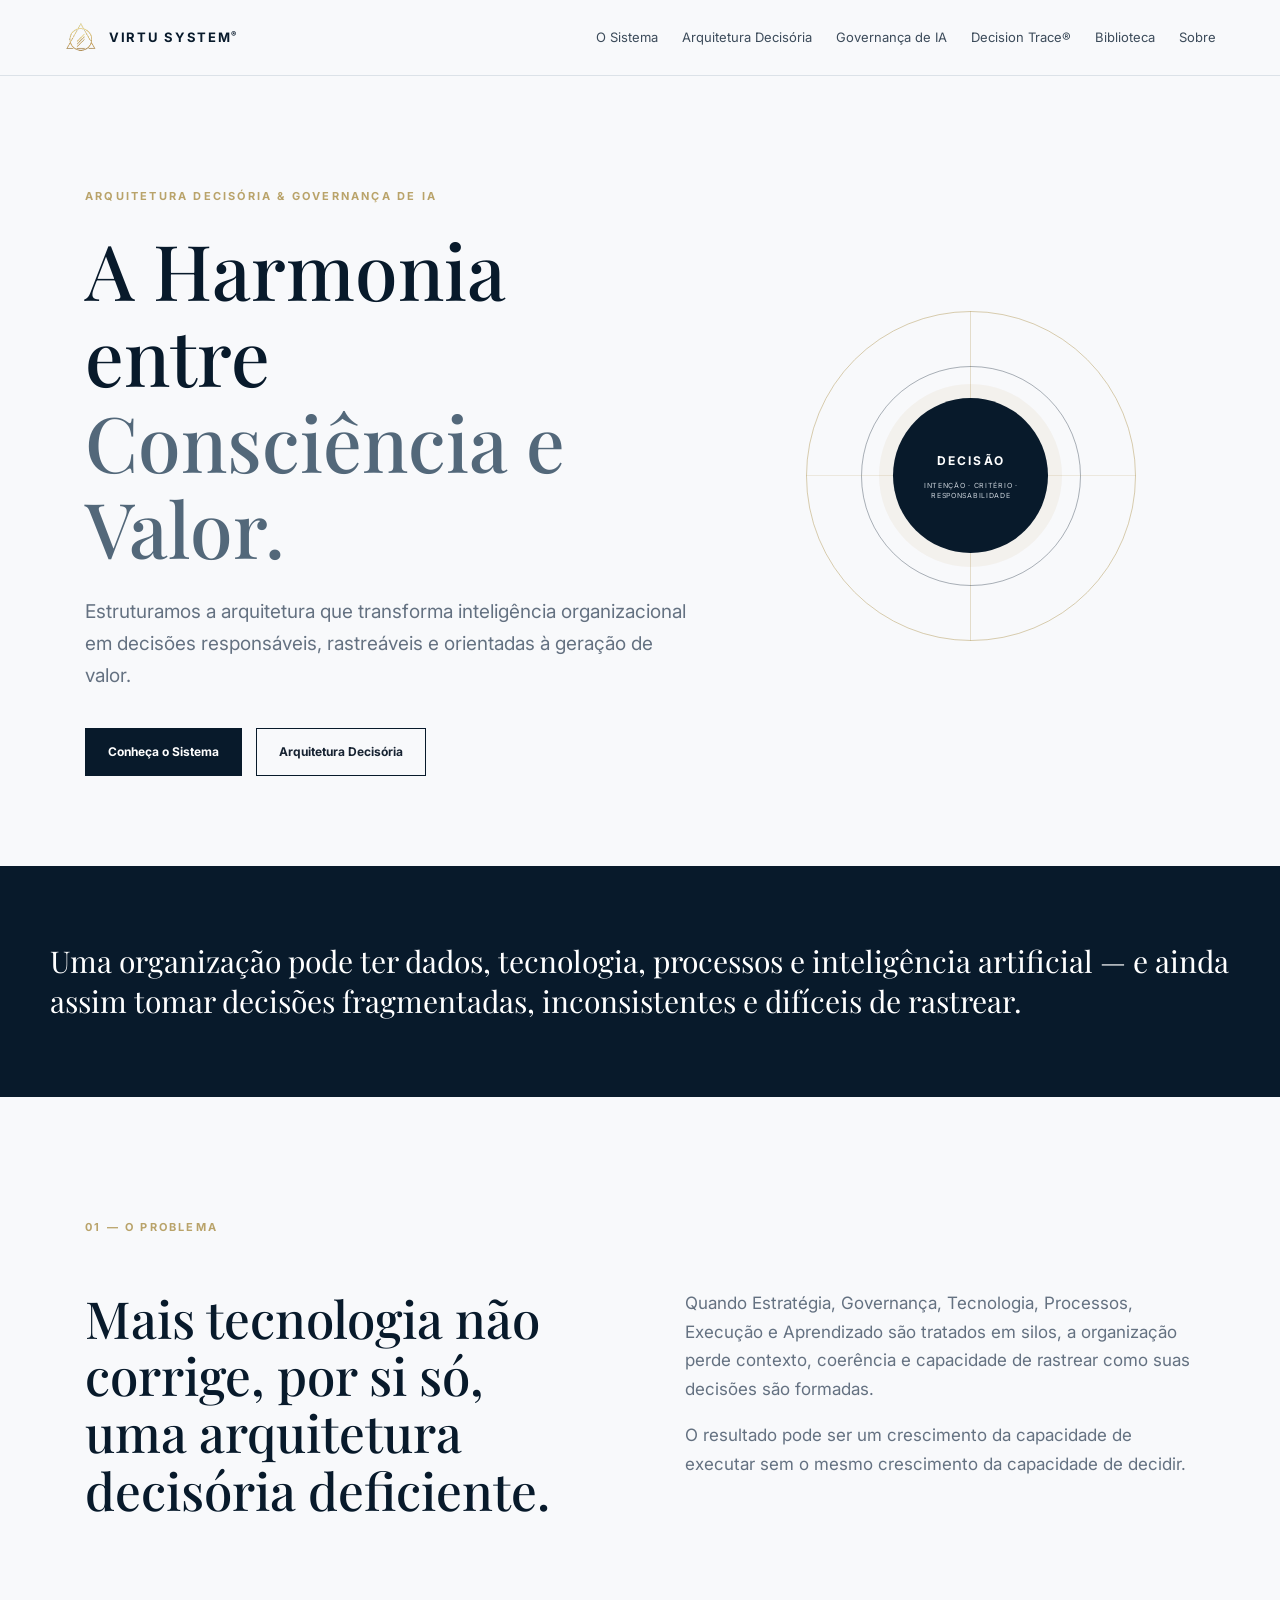
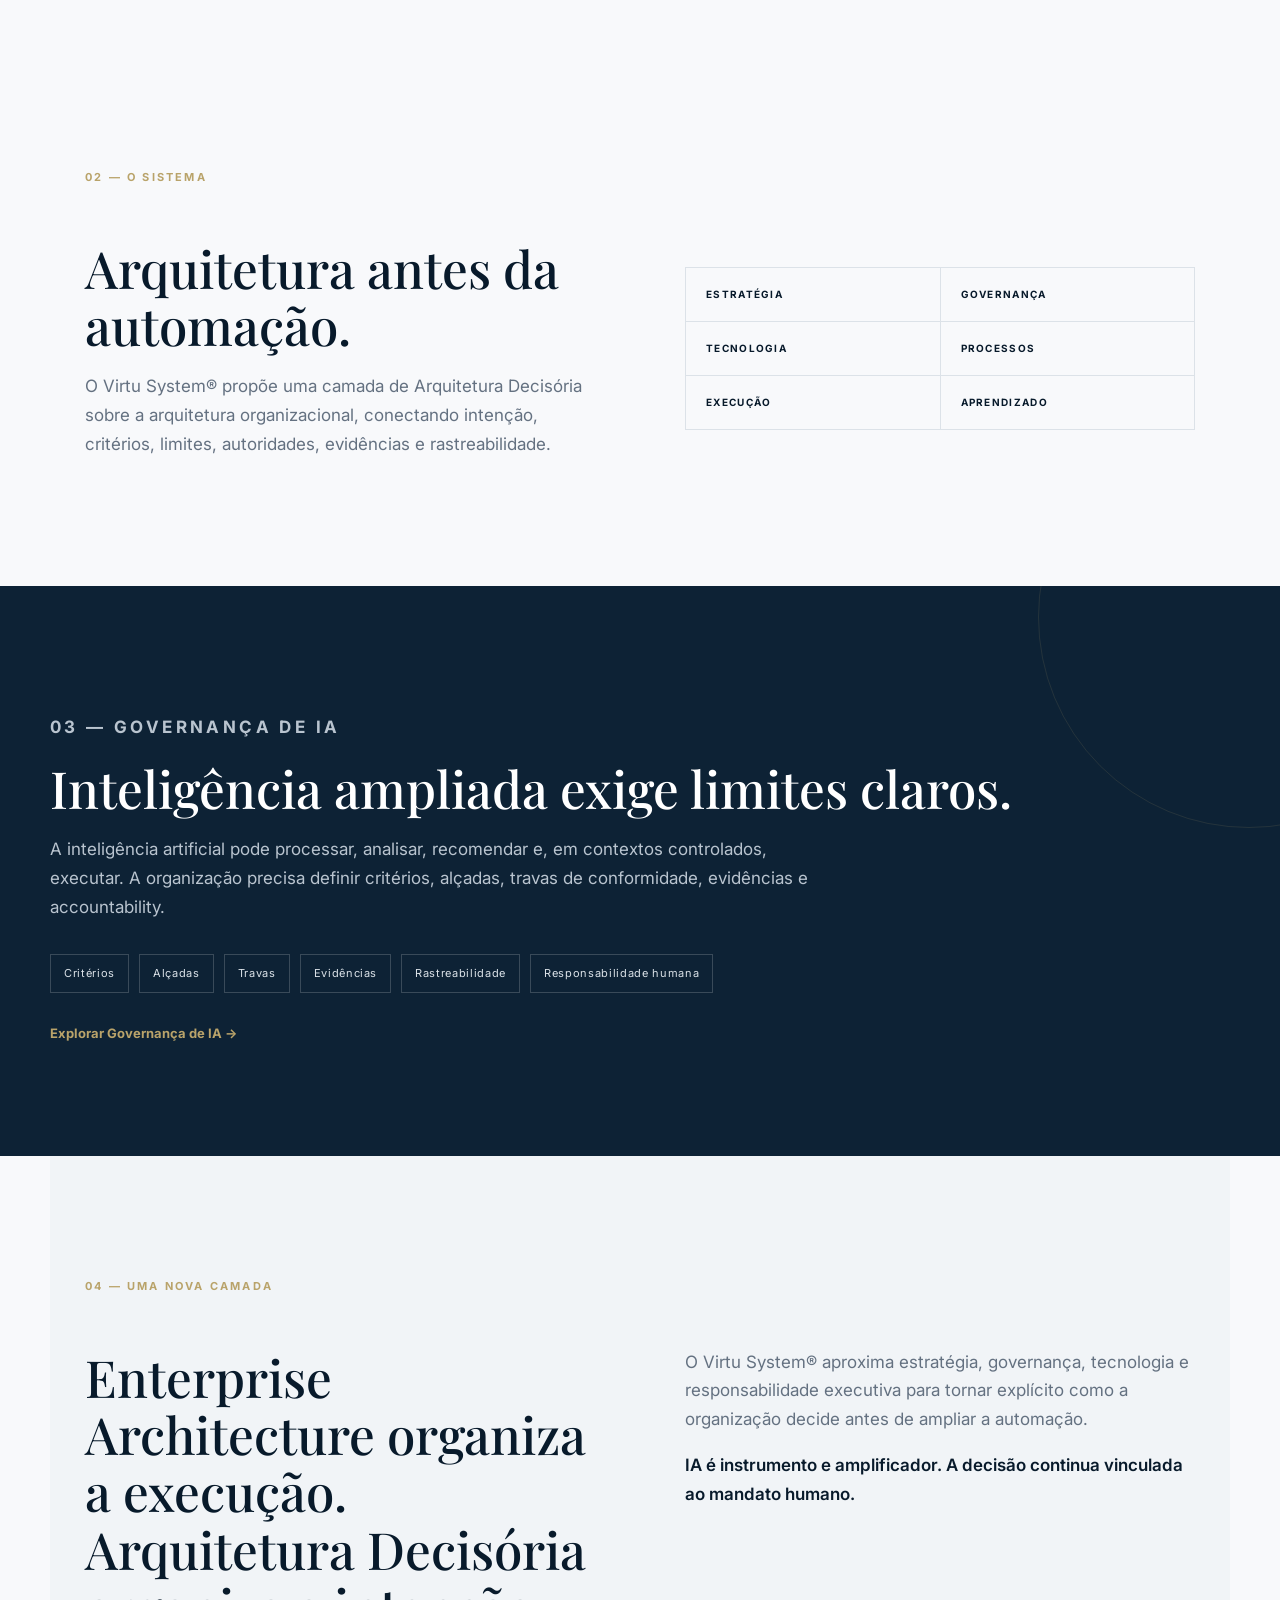
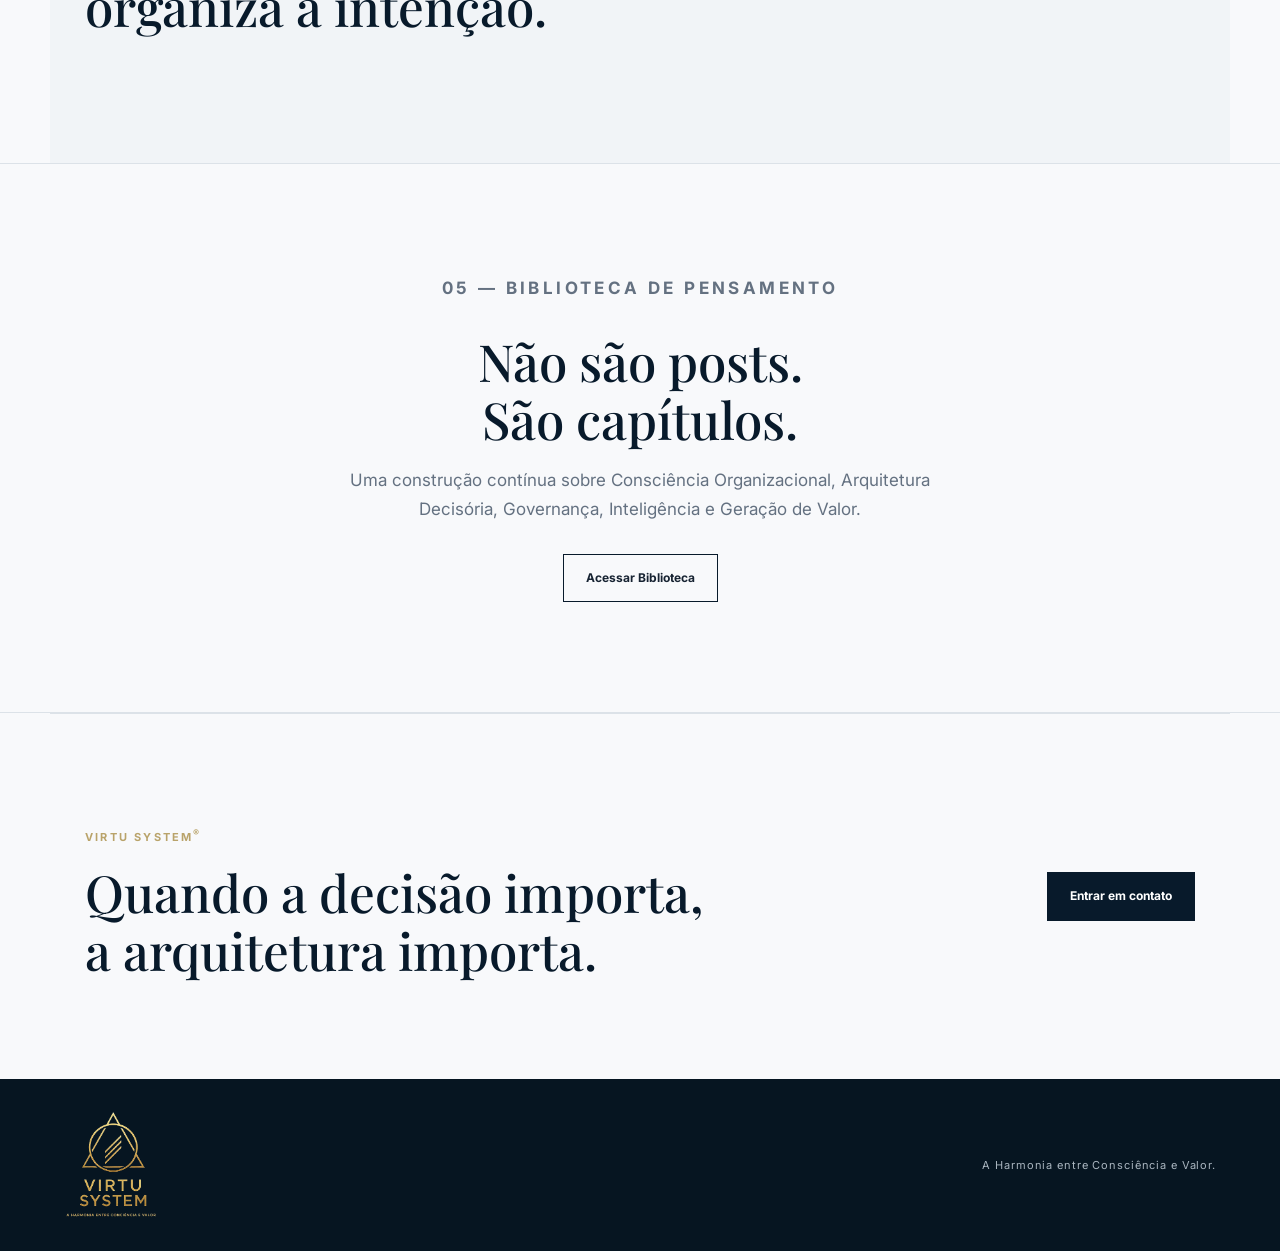
<file: index.html>
<!doctype html>
<html lang="pt-BR">
<head>
<meta charset="utf-8"><meta name="viewport" content="width=device-width,initial-scale=1">
<meta name="description" content="Virtu System® — Arquitetura Decisória & Governança de IA. A Harmonia entre Consciência e Valor.">
<title>Virtu System® | Arquitetura Decisória & Governança de IA</title>
<link rel="stylesheet" href="css/style.css">
</head>
<body>

<header class="site-header">

  <a class="brand" href="index.html" aria-label="Virtu System®">
    <img class="brand-mark" src="assets/logo/virtu-system-emblem.png" alt="">
    <span>VIRTU SYSTEM<sup>®</sup></span>
  </a>

  <button class="menu-toggle"
          aria-label="Abrir menu"
          aria-expanded="false">☰</button>

  <nav class="nav">

    <a href="#sistema">O Sistema</a>

    <a href="pages/arquitetura-decisoria.html">
      Arquitetura Decisória
    </a>

    <a href="pages/governanca-de-ia.html">
      Governança de IA
    </a>

    <a href="pages/decision-trace.html">
      Decision Trace®
    </a>

    <a href="pages/biblioteca.html">
      Biblioteca
    </a>

    <a href="pages/sobre.html">
      Sobre
    </a>

  </nav>

</header>


<main>

<section class="hero">

  <div class="hero-copy">

    <p class="eyebrow">
      ARQUITETURA DECISÓRIA & GOVERNANÇA DE IA
    </p>

    <h1>
      A Harmonia entre<br>
      <span>Consciência e Valor.</span>
    </h1>

    <p class="lead">
      Estruturamos a arquitetura que transforma inteligência
      organizacional em decisões responsáveis, rastreáveis
      e orientadas à geração de valor.
    </p>

    <div class="actions">

      <a class="button primary"
         href="#sistema">
        Conheça o Sistema
      </a>

      <a class="button secondary"
         href="pages/arquitetura-decisoria.html">
        Arquitetura Decisória
      </a>

    </div>

  </div>

  <div class="hero-visual" aria-hidden="true">

    <div class="orbit orbit-large"></div>
    <div class="orbit orbit-small"></div>

    <div class="decision-core">
      <span>DECISÃO</span>
      <small>
        INTENÇÃO · CRITÉRIO · RESPONSABILIDADE
      </small>
    </div>

  </div>

</section>


<section class="statement">

  Uma organização pode ter dados, tecnologia,
  processos e inteligência artificial — e ainda assim
  tomar decisões fragmentadas, inconsistentes
  e difíceis de rastrear.

</section>


<section class="section problem-section">

  <p class="section-label">
    01 — O PROBLEMA
  </p>

  <div class="grid">

    <h2>
      Mais tecnologia não corrige, por si só,
      uma arquitetura decisória deficiente.
    </h2>

    <div>

      <p>
        Quando Estratégia, Governança, Tecnologia,
        Processos, Execução e Aprendizado são tratados
        em silos, a organização perde contexto,
        coerência e capacidade de rastrear como
        suas decisões são formadas.
      </p>

      <p>
        O resultado pode ser um crescimento da
        capacidade de executar sem o mesmo crescimento
        da capacidade de decidir.
      </p>

    </div>

  </div>

</section>


<section id="sistema" class="section system-section">

  <p class="section-label">
    02 — O SISTEMA
  </p>

  <div class="grid">

    <div>

      <h2>
        Arquitetura antes da automação.
      </h2>

      <p>
        O Virtu System® propõe uma camada de
        Arquitetura Decisória sobre a arquitetura
        organizacional, conectando intenção, critérios,
        limites, autoridades, evidências e rastreabilidade.
      </p>

    </div>

    <div class="architecture-map"
         aria-label="Camadas conectadas do Virtu System">

      <div>ESTRATÉGIA</div>
      <div>GOVERNANÇA</div>
      <div>TECNOLOGIA</div>
      <div>PROCESSOS</div>
      <div>EXECUÇÃO</div>
      <div>APRENDIZADO</div>

    </div>

  </div>

</section>


<section class="dark governance-section">

  <div class="dark-inner">

    <p class="section-label">
      03 — GOVERNANÇA DE IA
    </p>

    <h2>
      Inteligência ampliada exige limites claros.
    </h2>

    <p>
      A inteligência artificial pode processar,
      analisar, recomendar e, em contextos controlados,
      executar. A organização precisa definir critérios,
      alçadas, travas de conformidade, evidências
      e accountability.
    </p>

    <div class="governance-grid">

      <span>Critérios</span>
      <span>Alçadas</span>
      <span>Travas</span>
      <span>Evidências</span>
      <span>Rastreabilidade</span>
      <span>Responsabilidade humana</span>

    </div>

    <a class="text-link"
       href="pages/governanca-de-ia.html">
      Explorar Governança de IA →
    </a>

  </div>

</section>


<section class="section overlay-section">

  <p class="section-label">
    04 — UMA NOVA CAMADA
  </p>

  <div class="grid">

    <h2>
      Enterprise Architecture organiza a execução.<br>
      Arquitetura Decisória organiza a intenção.
    </h2>

    <div>

      <p>
        O Virtu System® aproxima estratégia,
        governança, tecnologia e responsabilidade
        executiva para tornar explícito como
        a organização decide antes de ampliar
        a automação.
      </p>

      <p class="emphasis">
        IA é instrumento e amplificador.
        A decisão continua vinculada ao mandato humano.
      </p>

    </div>

  </div>

</section>


<section class="library">

  <p class="section-label">
    05 — BIBLIOTECA DE PENSAMENTO
  </p>

  <h2>
    Não são posts.<br>
    São capítulos.
  </h2>

  <p>
    Uma construção contínua sobre Consciência
    Organizacional, Arquitetura Decisória,
    Governança, Inteligência e Geração de Valor.
  </p>

  <a class="button secondary"
     href="pages/biblioteca.html">
    Acessar Biblioteca
  </a>

</section>


<section class="contact">

  <div>

    <p class="eyebrow">
      VIRTU SYSTEM<sup>®</sup>
    </p>

    <h2>
      Quando a decisão importa,<br>
      a arquitetura importa.
    </h2>

  </div>

  <a class="button primary"
     href="https://mail.google.com/mail/?view=cm&fs=1&to=ezbritto@gmail.com"
     target="_blank"
     rel="noopener">
    Entrar em contato
  </a>

</section>

</main>


<footer class="footer">

  <img class="footer-logo"
       src="assets/logo/virtu-system-logo.png"
       alt="Virtu System®">

  <div>
    A Harmonia entre Consciência e Valor.
  </div>

</footer>


<script src="js/main.js"></script>

<!-- Cloudflare Web Analytics -->
<script type="module"
        src="https://static.cloudflareinsights.com/beacon.min.js"
        data-cf-beacon='{"token": "47de6c26bfd046869e4ec72bd9bbd07e"}'>
</script>
<!-- End Cloudflare Web Analytics -->

</body>
</html>
</file>
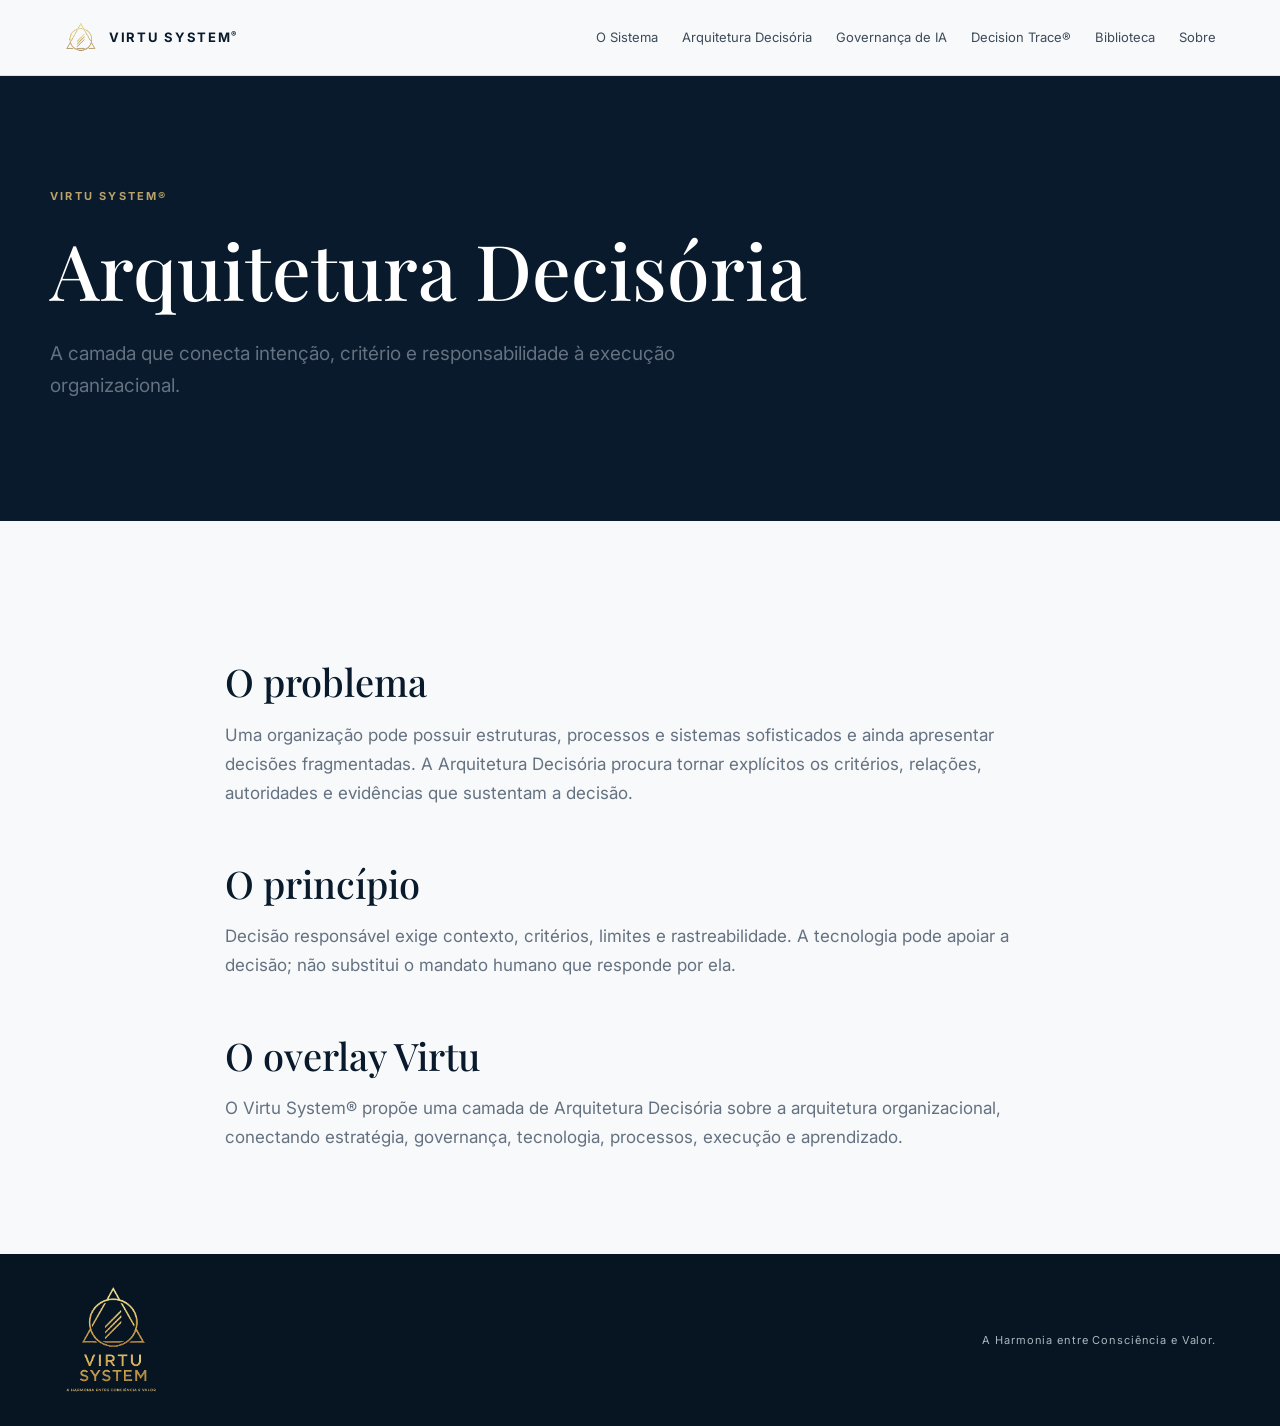
<file: pages/arquitetura-decisoria.html>
<!doctype html><html lang="pt-BR"><head><meta charset="utf-8"><meta name="viewport" content="width=device-width,initial-scale=1"><title>Arquitetura Decisória | Virtu System®</title><link rel="stylesheet" href="../css/style.css"></head><body><header class="site-header"><a class="brand" href="../index.html" aria-label="Virtu System®"><img class="brand-mark" src="../assets/logo/virtu-system-emblem.png" alt=""><span>VIRTU SYSTEM<sup>®</sup></span></a><button class="menu-toggle" aria-label="Abrir menu" aria-expanded="false">☰</button><nav class="nav"><a href="../index.html#sistema">O Sistema</a><a href="arquitetura-decisoria.html">Arquitetura Decisória</a><a href="governanca-de-ia.html">Governança de IA</a><a href="decision-trace.html">Decision Trace®</a><a href="biblioteca.html">Biblioteca</a><a href="sobre.html">Sobre</a></nav></header><section class="page-hero"><p class="eyebrow">VIRTU SYSTEM®</p><h1>Arquitetura Decisória</h1><p class="lead">A camada que conecta intenção, critério e responsabilidade à execução organizacional.</p></section><main class="page-body"><h2>O problema</h2><p>Uma organização pode possuir estruturas, processos e sistemas sofisticados e ainda apresentar decisões fragmentadas. A Arquitetura Decisória procura tornar explícitos os critérios, relações, autoridades e evidências que sustentam a decisão.</p><h2>O princípio</h2><p>Decisão responsável exige contexto, critérios, limites e rastreabilidade. A tecnologia pode apoiar a decisão; não substitui o mandato humano que responde por ela.</p><h2>O overlay Virtu</h2><p>O Virtu System® propõe uma camada de Arquitetura Decisória sobre a arquitetura organizacional, conectando estratégia, governança, tecnologia, processos, execução e aprendizado.</p></main><footer class="footer"><img class="footer-logo" src="../assets/logo/virtu-system-logo.png" alt="Virtu System®"><div>A Harmonia entre Consciência e Valor.</div></footer><script src="../js/main.js"></script></body></html>
</file>
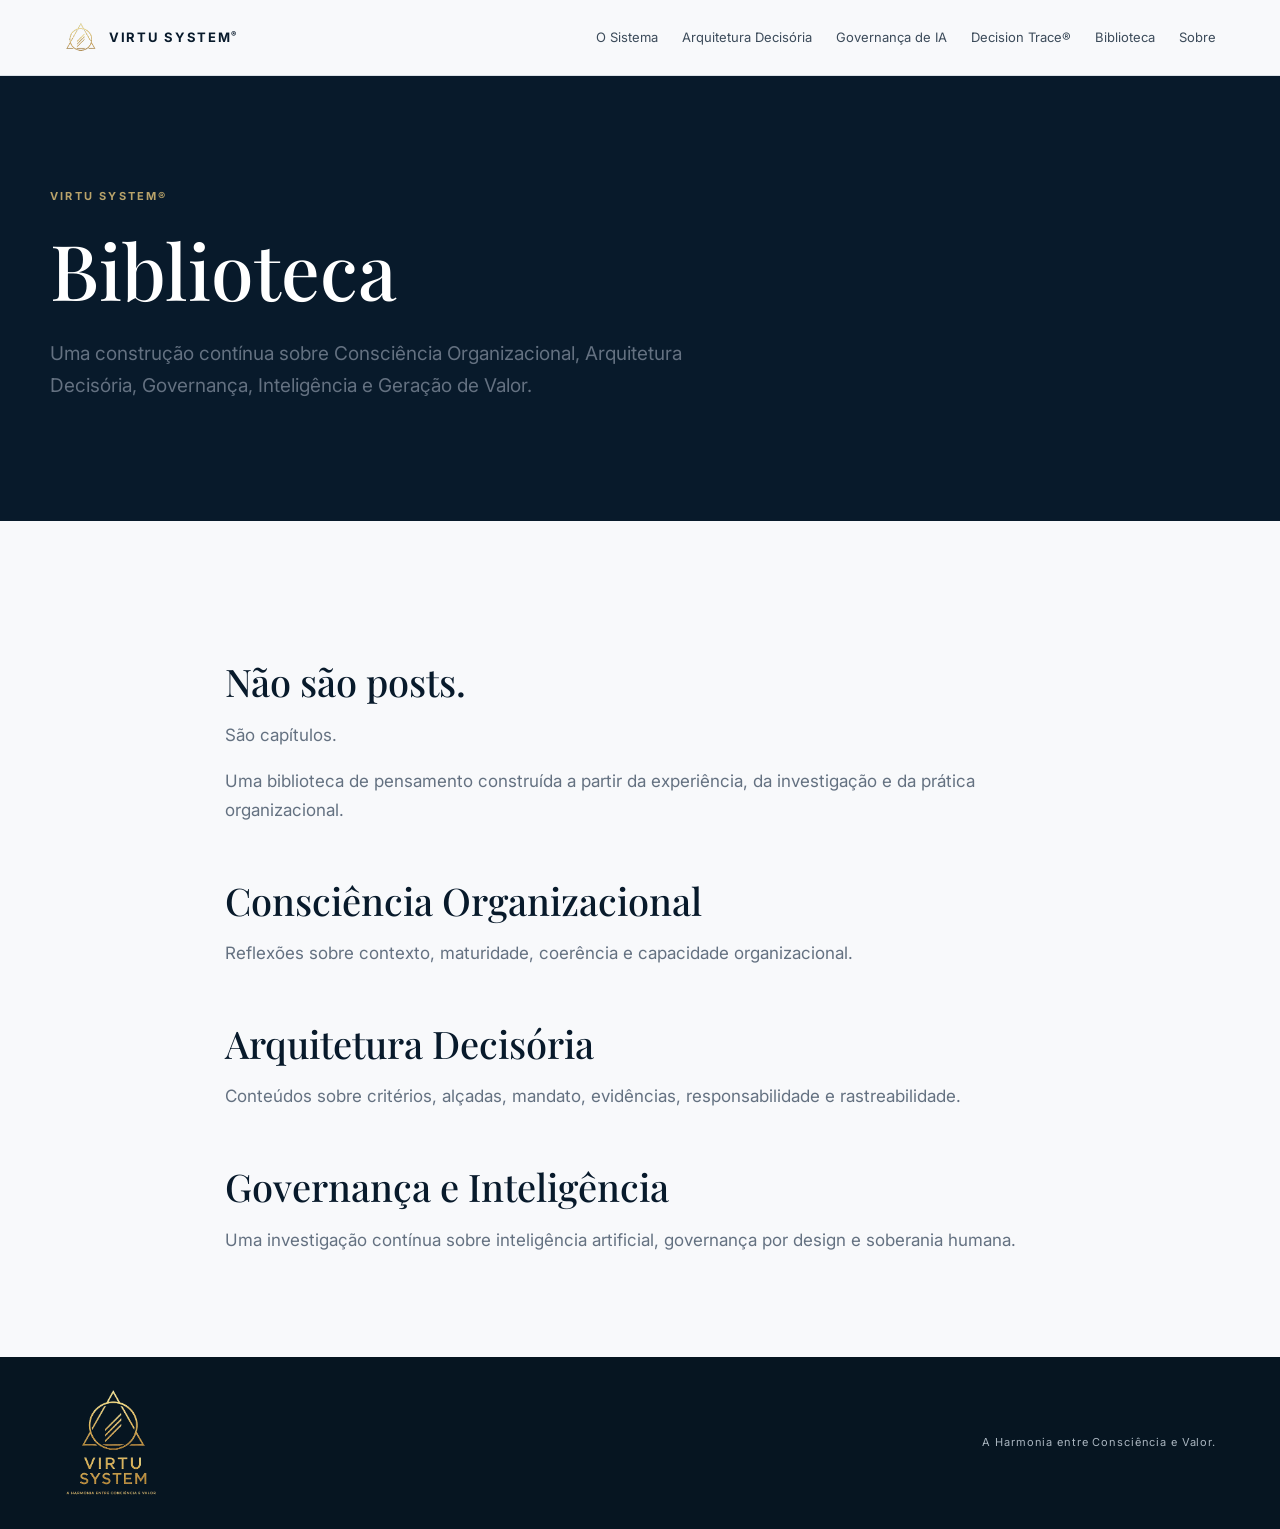
<file: pages/biblioteca.html>
<!doctype html><html lang="pt-BR"><head><meta charset="utf-8"><meta name="viewport" content="width=device-width,initial-scale=1"><title>Biblioteca | Virtu System®</title><link rel="stylesheet" href="../css/style.css"></head><body><header class="site-header"><a class="brand" href="../index.html" aria-label="Virtu System®"><img class="brand-mark" src="../assets/logo/virtu-system-emblem.png" alt=""><span>VIRTU SYSTEM<sup>®</sup></span></a><button class="menu-toggle" aria-label="Abrir menu" aria-expanded="false">☰</button><nav class="nav"><a href="../index.html#sistema">O Sistema</a><a href="arquitetura-decisoria.html">Arquitetura Decisória</a><a href="governanca-de-ia.html">Governança de IA</a><a href="decision-trace.html">Decision Trace®</a><a href="biblioteca.html">Biblioteca</a><a href="sobre.html">Sobre</a></nav></header><section class="page-hero"><p class="eyebrow">VIRTU SYSTEM®</p><h1>Biblioteca</h1><p class="lead">Uma construção contínua sobre Consciência Organizacional, Arquitetura Decisória, Governança, Inteligência e Geração de Valor.</p></section><main class="page-body"><h2>Não são posts.</h2><p>São capítulos.</p><p>Uma biblioteca de pensamento construída a partir da experiência, da investigação e da prática organizacional.</p><h2>Consciência Organizacional</h2><p>Reflexões sobre contexto, maturidade, coerência e capacidade organizacional.</p><h2>Arquitetura Decisória</h2><p>Conteúdos sobre critérios, alçadas, mandato, evidências, responsabilidade e rastreabilidade.</p><h2>Governança e Inteligência</h2><p>Uma investigação contínua sobre inteligência artificial, governança por design e soberania humana.</p></main><footer class="footer"><img class="footer-logo" src="../assets/logo/virtu-system-logo.png" alt="Virtu System®"><div>A Harmonia entre Consciência e Valor.</div></footer><script src="../js/main.js"></script></body></html>
</file>
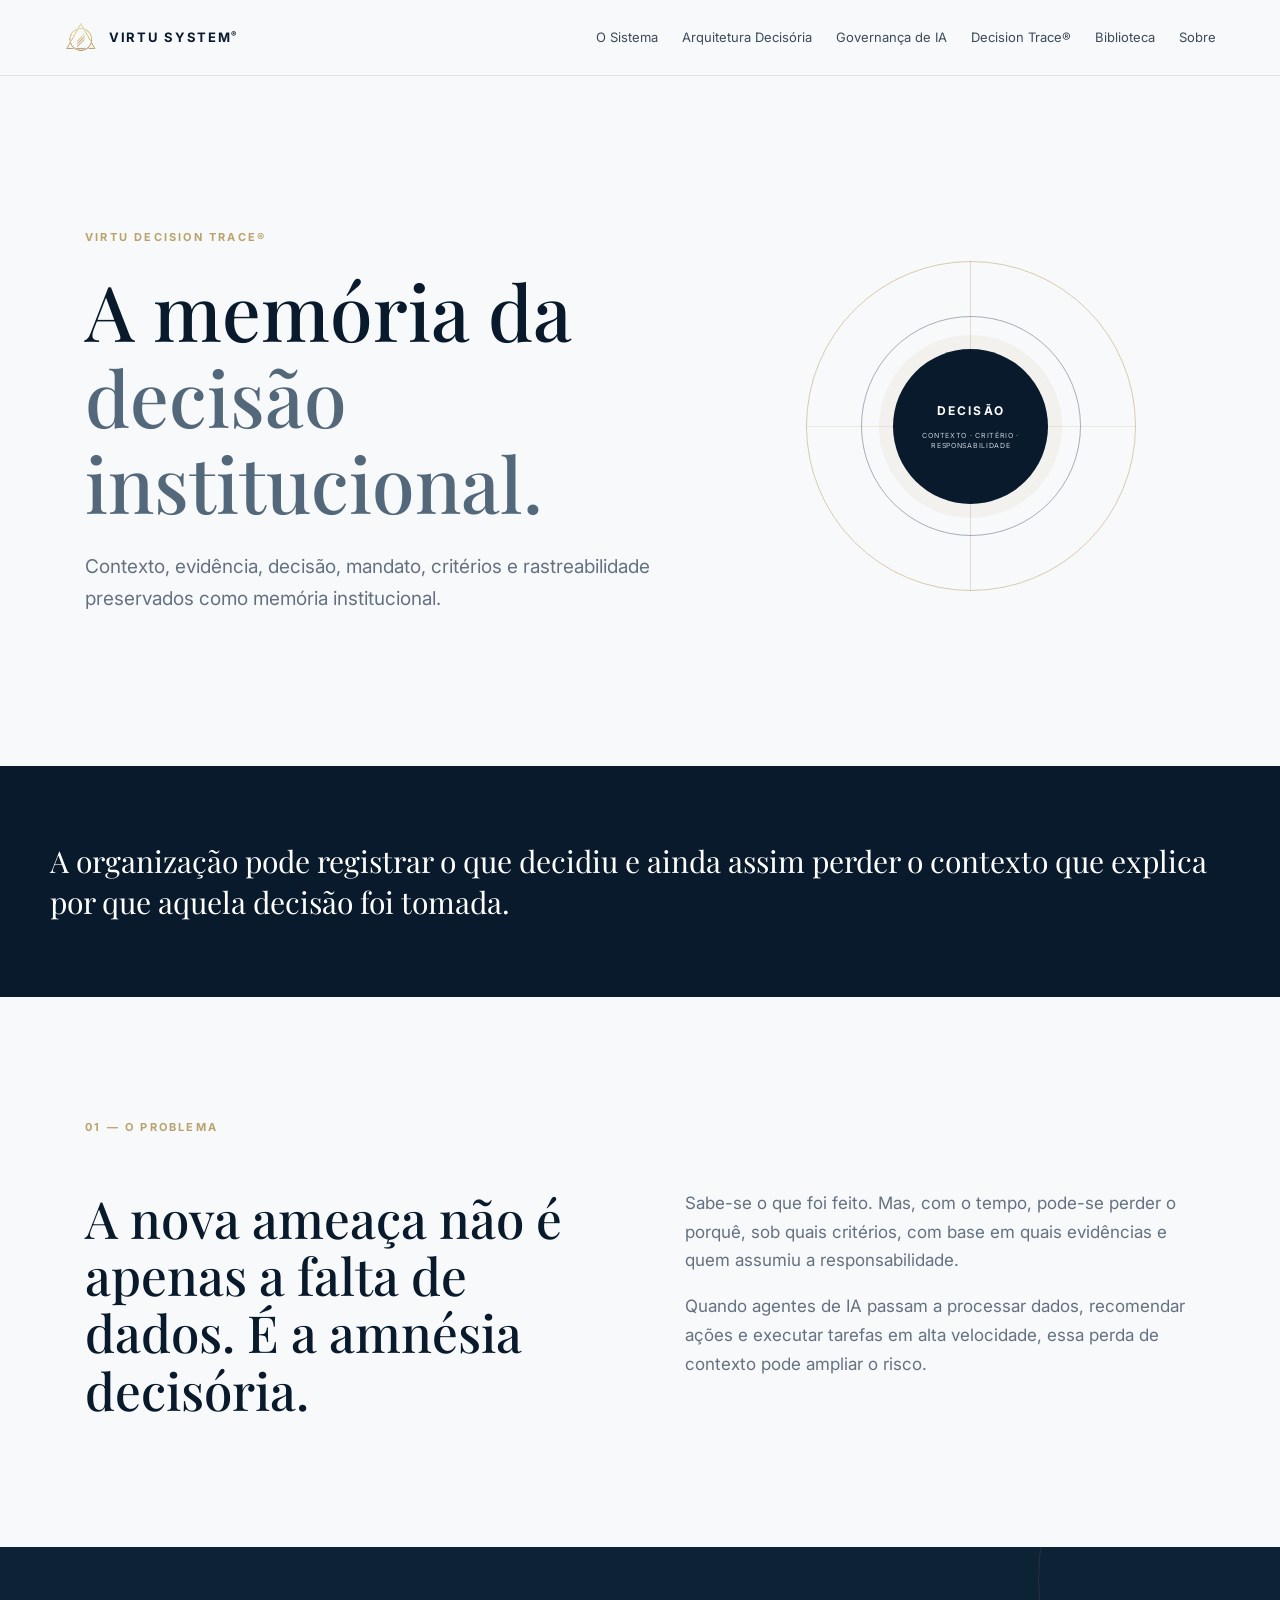
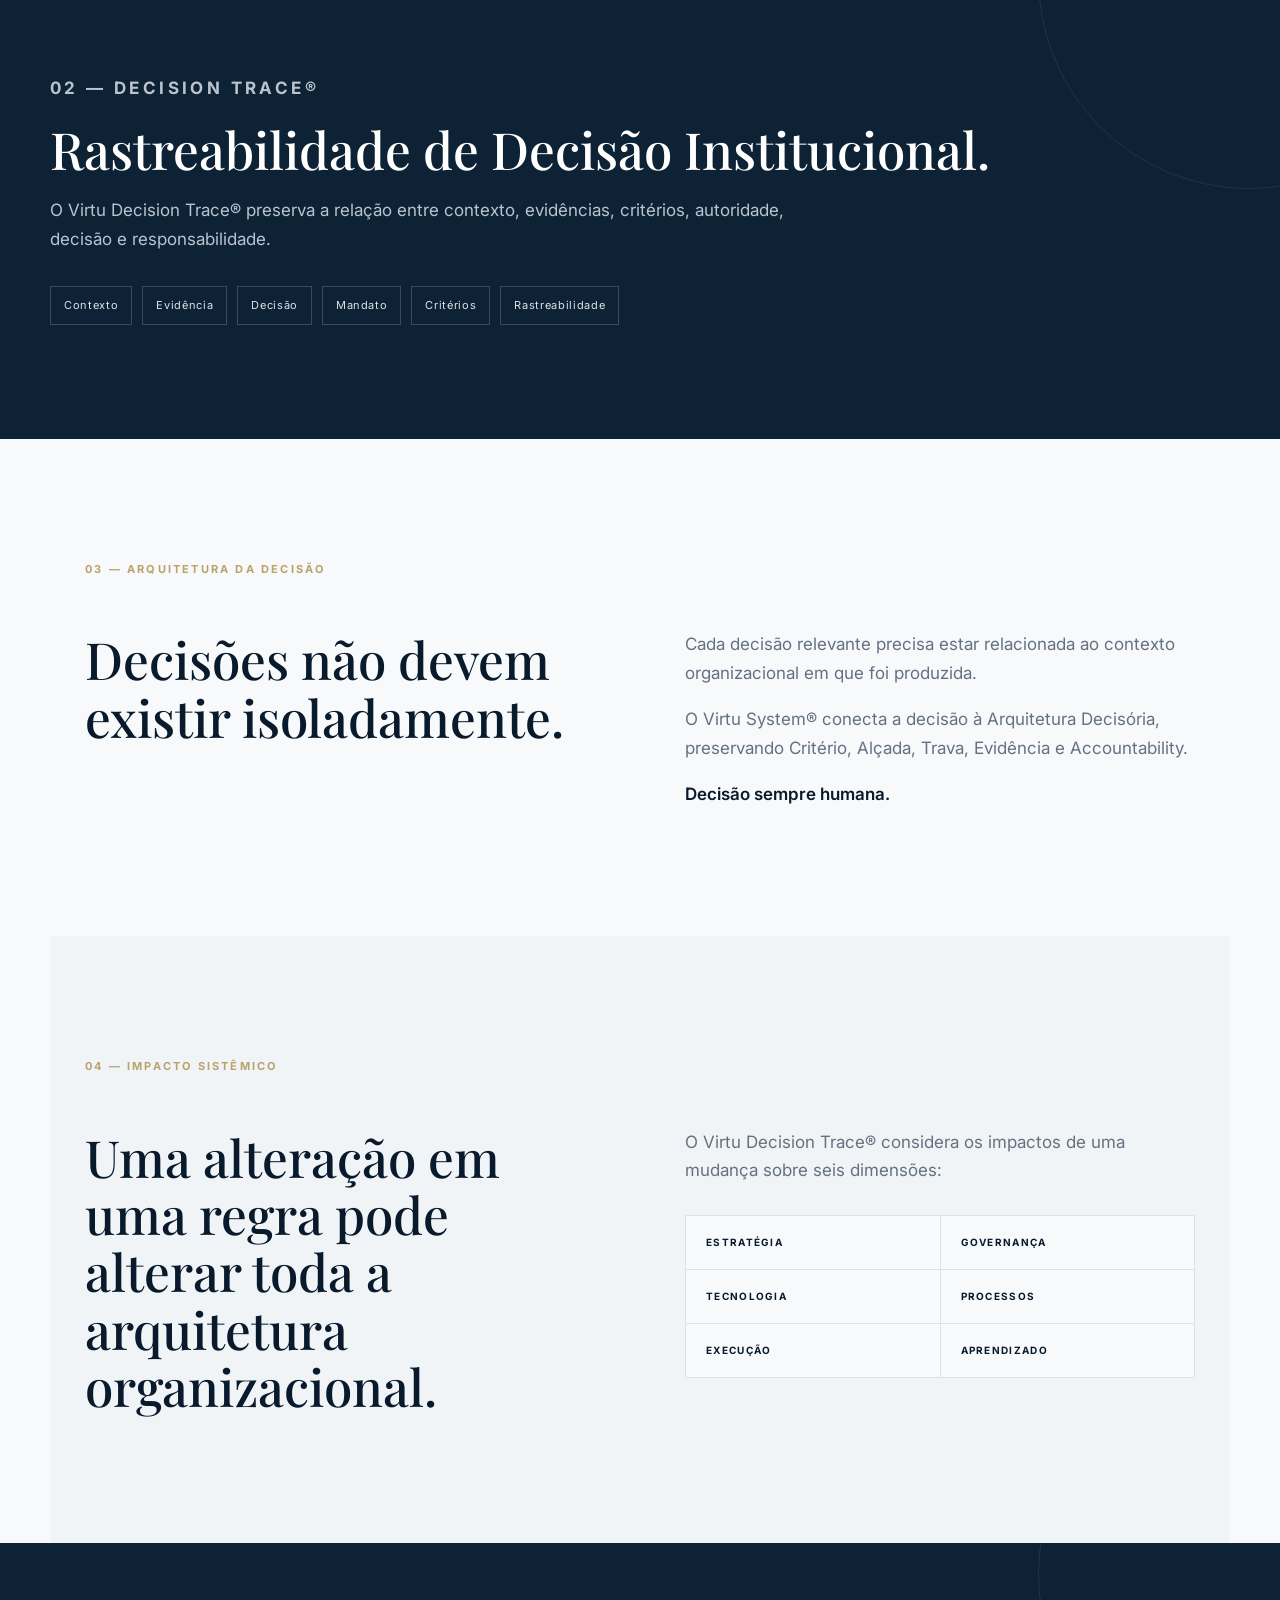
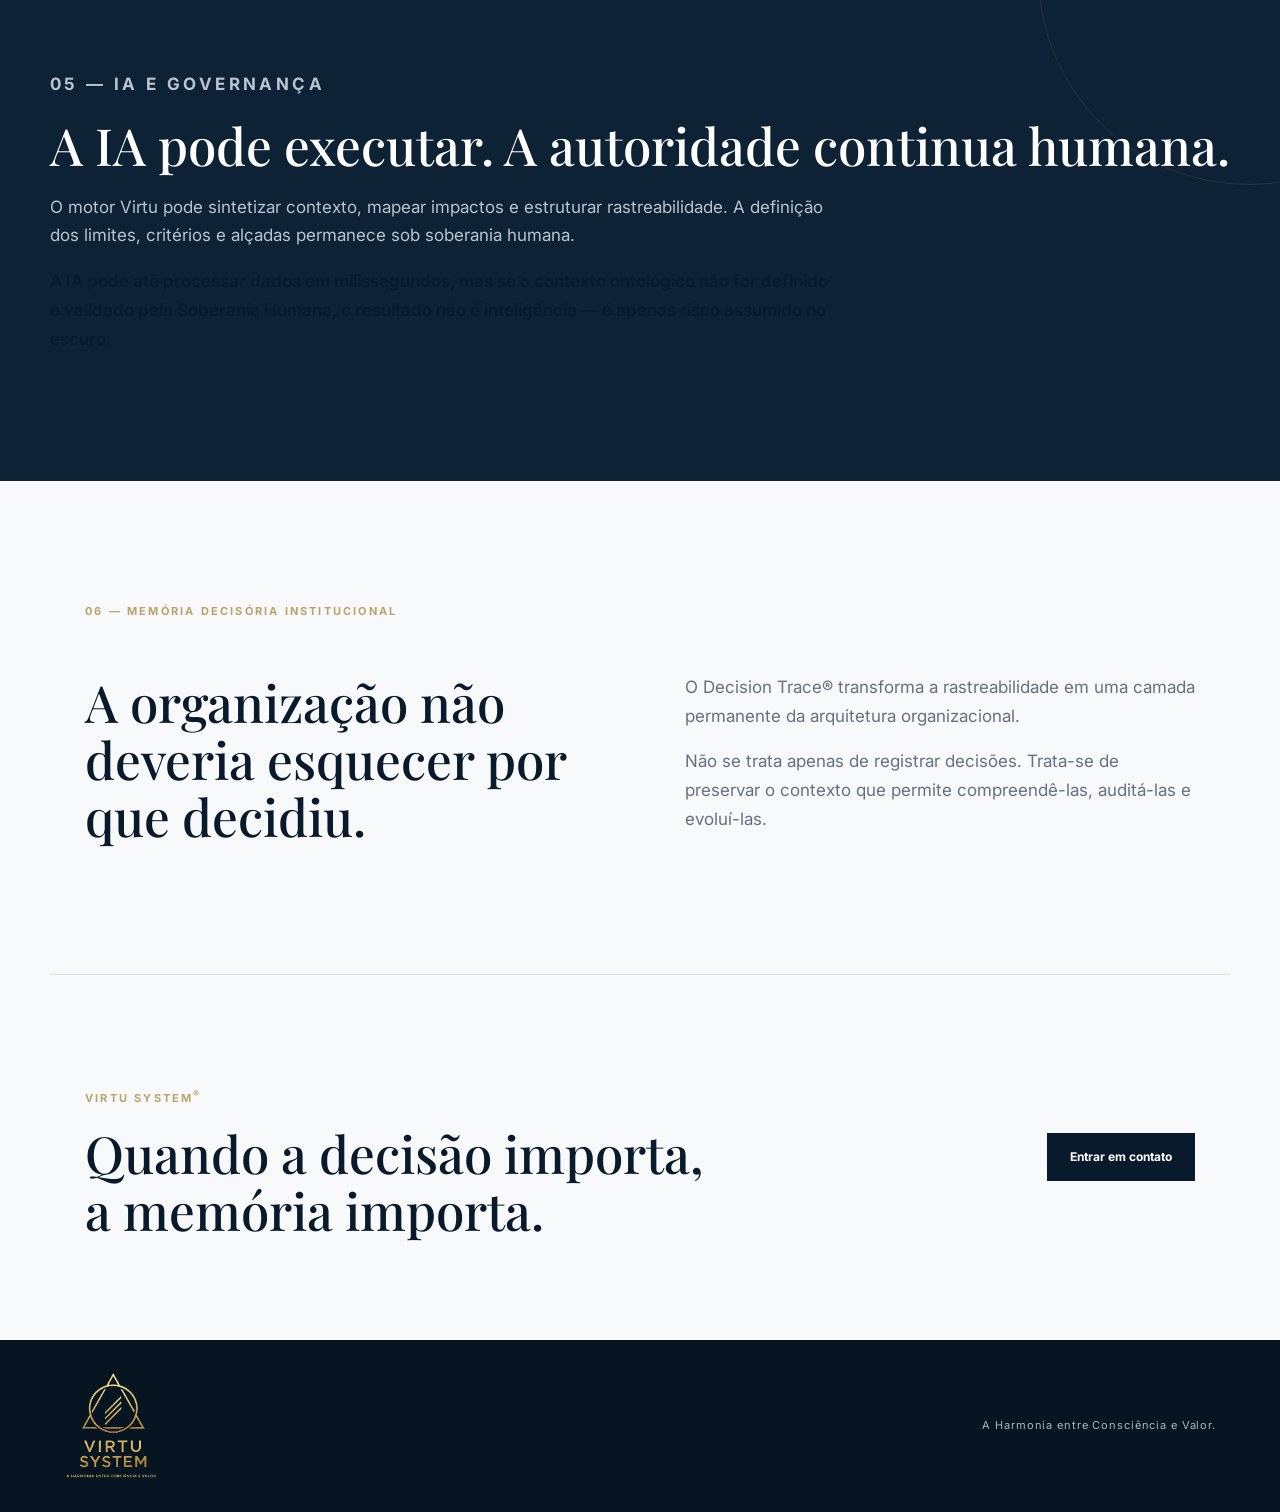
<file: pages/decision-trace.html>
<!doctype html>
<html lang="pt-BR">

<head>

<meta charset="utf-8">

<meta name="viewport"
      content="width=device-width,initial-scale=1">

<meta name="description"
      content="Virtu Decision Trace® — Memória Decisória Institucional. Rastreabilidade, contexto e responsabilidade humana para decisões organizacionais.">

<title>
Virtu Decision Trace® | Memória Decisória Institucional
</title>

<link rel="stylesheet"
      href="../css/style.css">

</head>

<body>

<header class="site-header">

  <a class="brand"
     href="../index.html"
     aria-label="Virtu System®">

    <img class="brand-mark"
         src="../assets/logo/virtu-system-emblem.png"
         alt="">

    <span>
      VIRTU SYSTEM<sup>®</sup>
    </span>

  </a>


  <button class="menu-toggle"
          aria-label="Abrir menu"
          aria-expanded="false">

    ☰

  </button>


  <nav class="nav">

    <a href="../index.html#sistema">
      O Sistema
    </a>

    <a href="arquitetura-decisoria.html">
      Arquitetura Decisória
    </a>

    <a href="governanca-de-ia.html">
      Governança de IA
    </a>

    <a href="decision-trace.html">
      Decision Trace®
    </a>

    <a href="biblioteca.html">
      Biblioteca
    </a>

    <a href="sobre.html">
      Sobre
    </a>

  </nav>

</header>


<main>


<section class="hero">

  <div class="hero-copy">

    <p class="eyebrow">
      VIRTU DECISION TRACE®
    </p>

    <h1>
      A memória da<br>
      <span>decisão institucional.</span>
    </h1>

    <p class="lead">
      Contexto, evidência, decisão, mandato, critérios
      e rastreabilidade preservados como memória institucional.
    </p>

  </div>


  <div class="hero-visual"
       aria-hidden="true">

    <div class="orbit orbit-large"></div>
    <div class="orbit orbit-small"></div>

    <div class="decision-core">

      <span>
        DECISÃO
      </span>

      <small>
        CONTEXTO · CRITÉRIO · RESPONSABILIDADE
      </small>

    </div>

  </div>

</section>


<section class="statement">

  A organização pode registrar o que decidiu
  e ainda assim perder o contexto que explica
  por que aquela decisão foi tomada.

</section>


<section class="section">

  <p class="section-label">
    01 — O PROBLEMA
  </p>

  <div class="grid">

    <h2>
      A nova ameaça não é apenas a falta de dados.
      É a amnésia decisória.
    </h2>

    <div>

      <p>
        Sabe-se o que foi feito.
        Mas, com o tempo, pode-se perder o porquê,
        sob quais critérios, com base em quais evidências
        e quem assumiu a responsabilidade.
      </p>

      <p>
        Quando agentes de IA passam a processar dados,
        recomendar ações e executar tarefas em alta velocidade,
        essa perda de contexto pode ampliar o risco.
      </p>

    </div>

  </div>

</section>


<section class="dark governance-section">

  <div class="dark-inner">

    <p class="section-label">
      02 — DECISION TRACE®
    </p>

    <h2>
      Rastreabilidade de Decisão Institucional.
    </h2>

    <p>
      O Virtu Decision Trace® preserva a relação entre
      contexto, evidências, critérios, autoridade,
      decisão e responsabilidade.
    </p>

    <div class="governance-grid">

      <span>Contexto</span>
      <span>Evidência</span>
      <span>Decisão</span>
      <span>Mandato</span>
      <span>Critérios</span>
      <span>Rastreabilidade</span>

    </div>

  </div>

</section>


<section class="section">

  <p class="section-label">
    03 — ARQUITETURA DA DECISÃO
  </p>

  <div class="grid">

    <h2>
      Decisões não devem existir isoladamente.
    </h2>

    <div>

      <p>
        Cada decisão relevante precisa estar relacionada
        ao contexto organizacional em que foi produzida.
      </p>

      <p>
        O Virtu System® conecta a decisão à Arquitetura Decisória,
        preservando Critério, Alçada, Trava, Evidência
        e Accountability.
      </p>

      <p class="emphasis">
        Decisão sempre humana.
      </p>

    </div>

  </div>

</section>


<section class="section overlay-section">

  <p class="section-label">
    04 — IMPACTO SISTÊMICO
  </p>

  <div class="grid">

    <h2>
      Uma alteração em uma regra pode alterar
      toda a arquitetura organizacional.
    </h2>

    <div>

      <p>
        O Virtu Decision Trace® considera os impactos
        de uma mudança sobre seis dimensões:
      </p>

      <div class="architecture-map"
           aria-label="Dimensões organizacionais">

        <div>ESTRATÉGIA</div>
        <div>GOVERNANÇA</div>
        <div>TECNOLOGIA</div>
        <div>PROCESSOS</div>
        <div>EXECUÇÃO</div>
        <div>APRENDIZADO</div>

      </div>

    </div>

  </div>

</section>


<section class="dark governance-section">

  <div class="dark-inner">

    <p class="section-label">
      05 — IA E GOVERNANÇA
    </p>

    <h2>
      A IA pode executar.
      A autoridade continua humana.
    </h2>

    <p>
      O motor Virtu pode sintetizar contexto,
      mapear impactos e estruturar rastreabilidade.
      A definição dos limites, critérios e alçadas
      permanece sob soberania humana.
    </p>

    <p class="emphasis">
      A IA pode até processar dados em milissegundos,
      mas se o contexto ontológico não for definido
      e validado pela Soberania Humana, o resultado
      não é inteligência — é apenas risco assumido no escuro.
    </p>

  </div>

</section>


<section class="section">

  <p class="section-label">
    06 — MEMÓRIA DECISÓRIA INSTITUCIONAL
  </p>

  <div class="grid">

    <h2>
      A organização não deveria esquecer
      por que decidiu.
    </h2>

    <div>

      <p>
        O Decision Trace® transforma a rastreabilidade
        em uma camada permanente da arquitetura organizacional.
      </p>

      <p>
        Não se trata apenas de registrar decisões.
        Trata-se de preservar o contexto que permite
        compreendê-las, auditá-las e evoluí-las.
      </p>

    </div>

  </div>

</section>


<section class="contact">

  <div>

    <p class="eyebrow">
      VIRTU SYSTEM<sup>®</sup>
    </p>

    <h2>
      Quando a decisão importa,<br>
      a memória importa.
    </h2>

  </div>


  <a class="button primary"
     href="https://mail.google.com/mail/?view=cm&fs=1&to=ezbritto@gmail.com"
     target="_blank"
     rel="noopener">

    Entrar em contato

  </a>

</section>

</main>


<footer class="footer">

  <img class="footer-logo"
       src="../assets/logo/virtu-system-logo.png"
       alt="Virtu System®">

  <div>
    A Harmonia entre Consciência e Valor.
  </div>

</footer>


<script src="../js/main.js"></script>


<!-- Cloudflare Web Analytics -->

<script type="module"
        src="https://static.cloudflareinsights.com/beacon.min.js"
        data-cf-beacon='{"token": "47de6c26bfd046869e4ec72bd9bbd07e"}'>
</script>

<!-- End Cloudflare Web Analytics -->


</body>

</html>
</file>
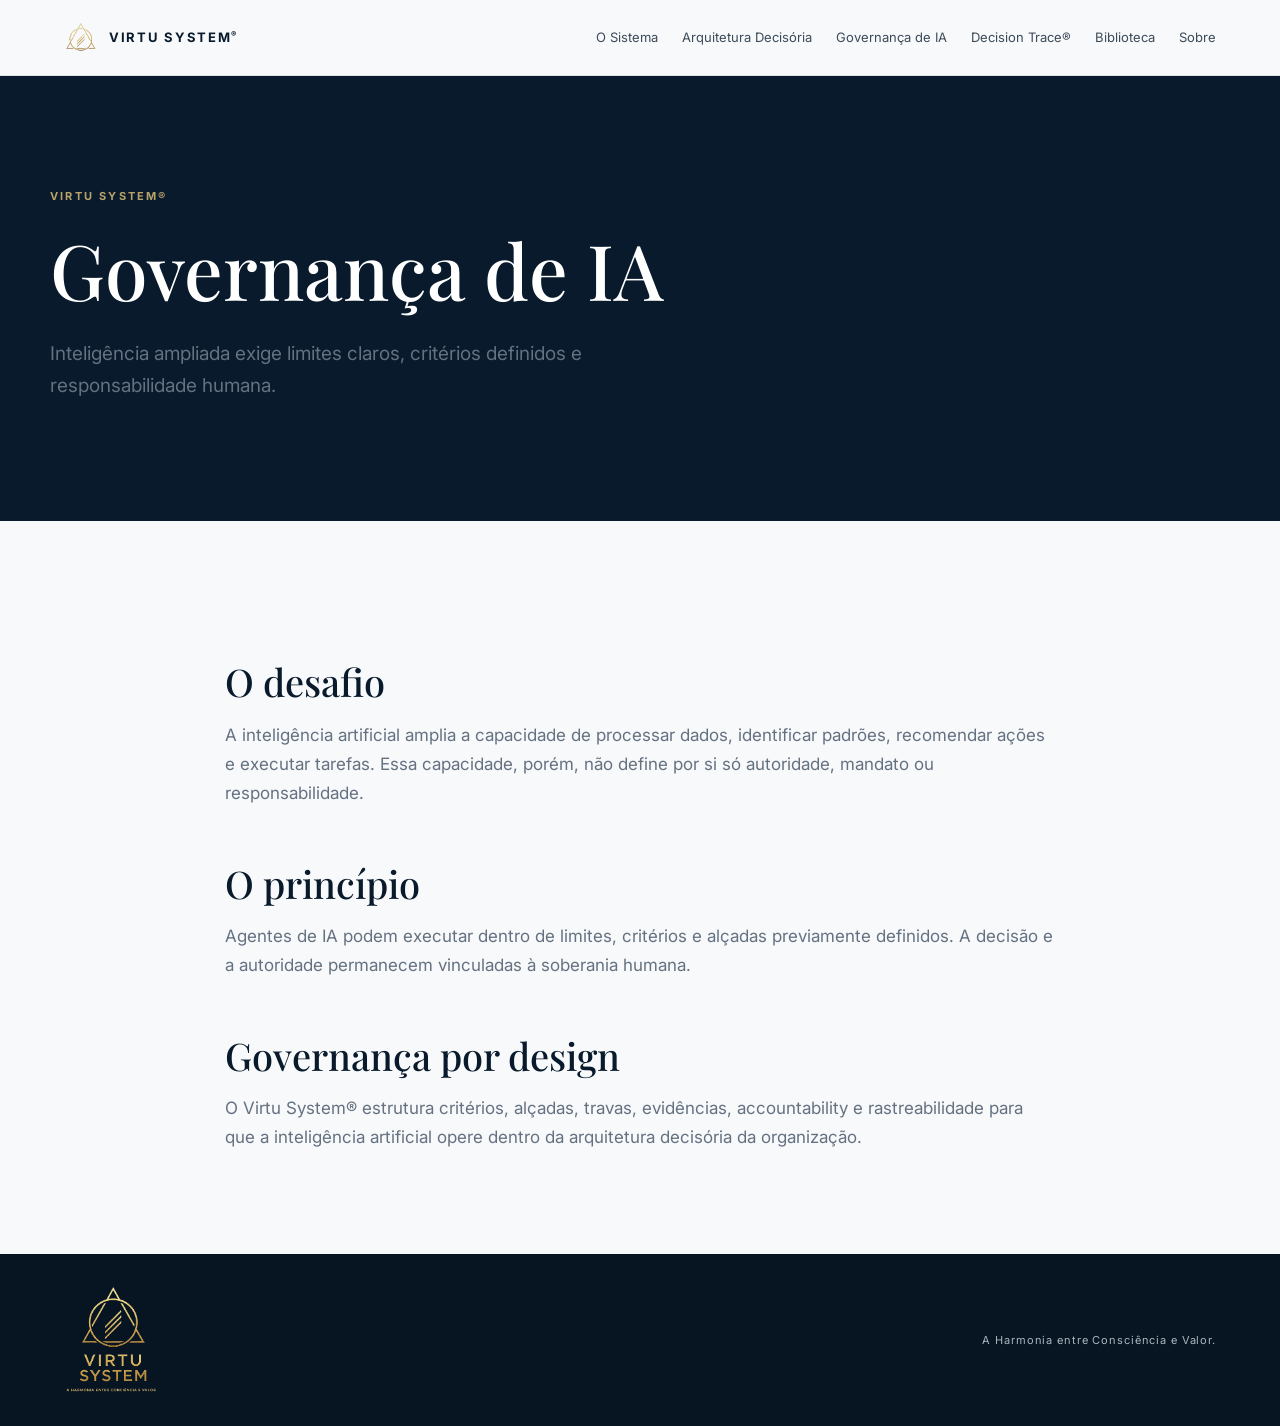
<file: pages/governanca-de-ia.html>
<!doctype html><html lang="pt-BR"><head><meta charset="utf-8"><meta name="viewport" content="width=device-width,initial-scale=1"><title>Governança de IA | Virtu System®</title><link rel="stylesheet" href="../css/style.css"></head><body><header class="site-header"><a class="brand" href="../index.html" aria-label="Virtu System®"><img class="brand-mark" src="../assets/logo/virtu-system-emblem.png" alt=""><span>VIRTU SYSTEM<sup>®</sup></span></a><button class="menu-toggle" aria-label="Abrir menu" aria-expanded="false">☰</button><nav class="nav"><a href="../index.html#sistema">O Sistema</a><a href="arquitetura-decisoria.html">Arquitetura Decisória</a><a href="governanca-de-ia.html">Governança de IA</a><a href="decision-trace.html">Decision Trace®</a><a href="biblioteca.html">Biblioteca</a><a href="sobre.html">Sobre</a></nav></header><section class="page-hero"><p class="eyebrow">VIRTU SYSTEM®</p><h1>Governança de IA</h1><p class="lead">Inteligência ampliada exige limites claros, critérios definidos e responsabilidade humana.</p></section><main class="page-body"><h2>O desafio</h2><p>A inteligência artificial amplia a capacidade de processar dados, identificar padrões, recomendar ações e executar tarefas. Essa capacidade, porém, não define por si só autoridade, mandato ou responsabilidade.</p><h2>O princípio</h2><p>Agentes de IA podem executar dentro de limites, critérios e alçadas previamente definidos. A decisão e a autoridade permanecem vinculadas à soberania humana.</p><h2>Governança por design</h2><p>O Virtu System® estrutura critérios, alçadas, travas, evidências, accountability e rastreabilidade para que a inteligência artificial opere dentro da arquitetura decisória da organização.</p></main><footer class="footer"><img class="footer-logo" src="../assets/logo/virtu-system-logo.png" alt="Virtu System®"><div>A Harmonia entre Consciência e Valor.</div></footer><script src="../js/main.js"></script></body></html>
</file>
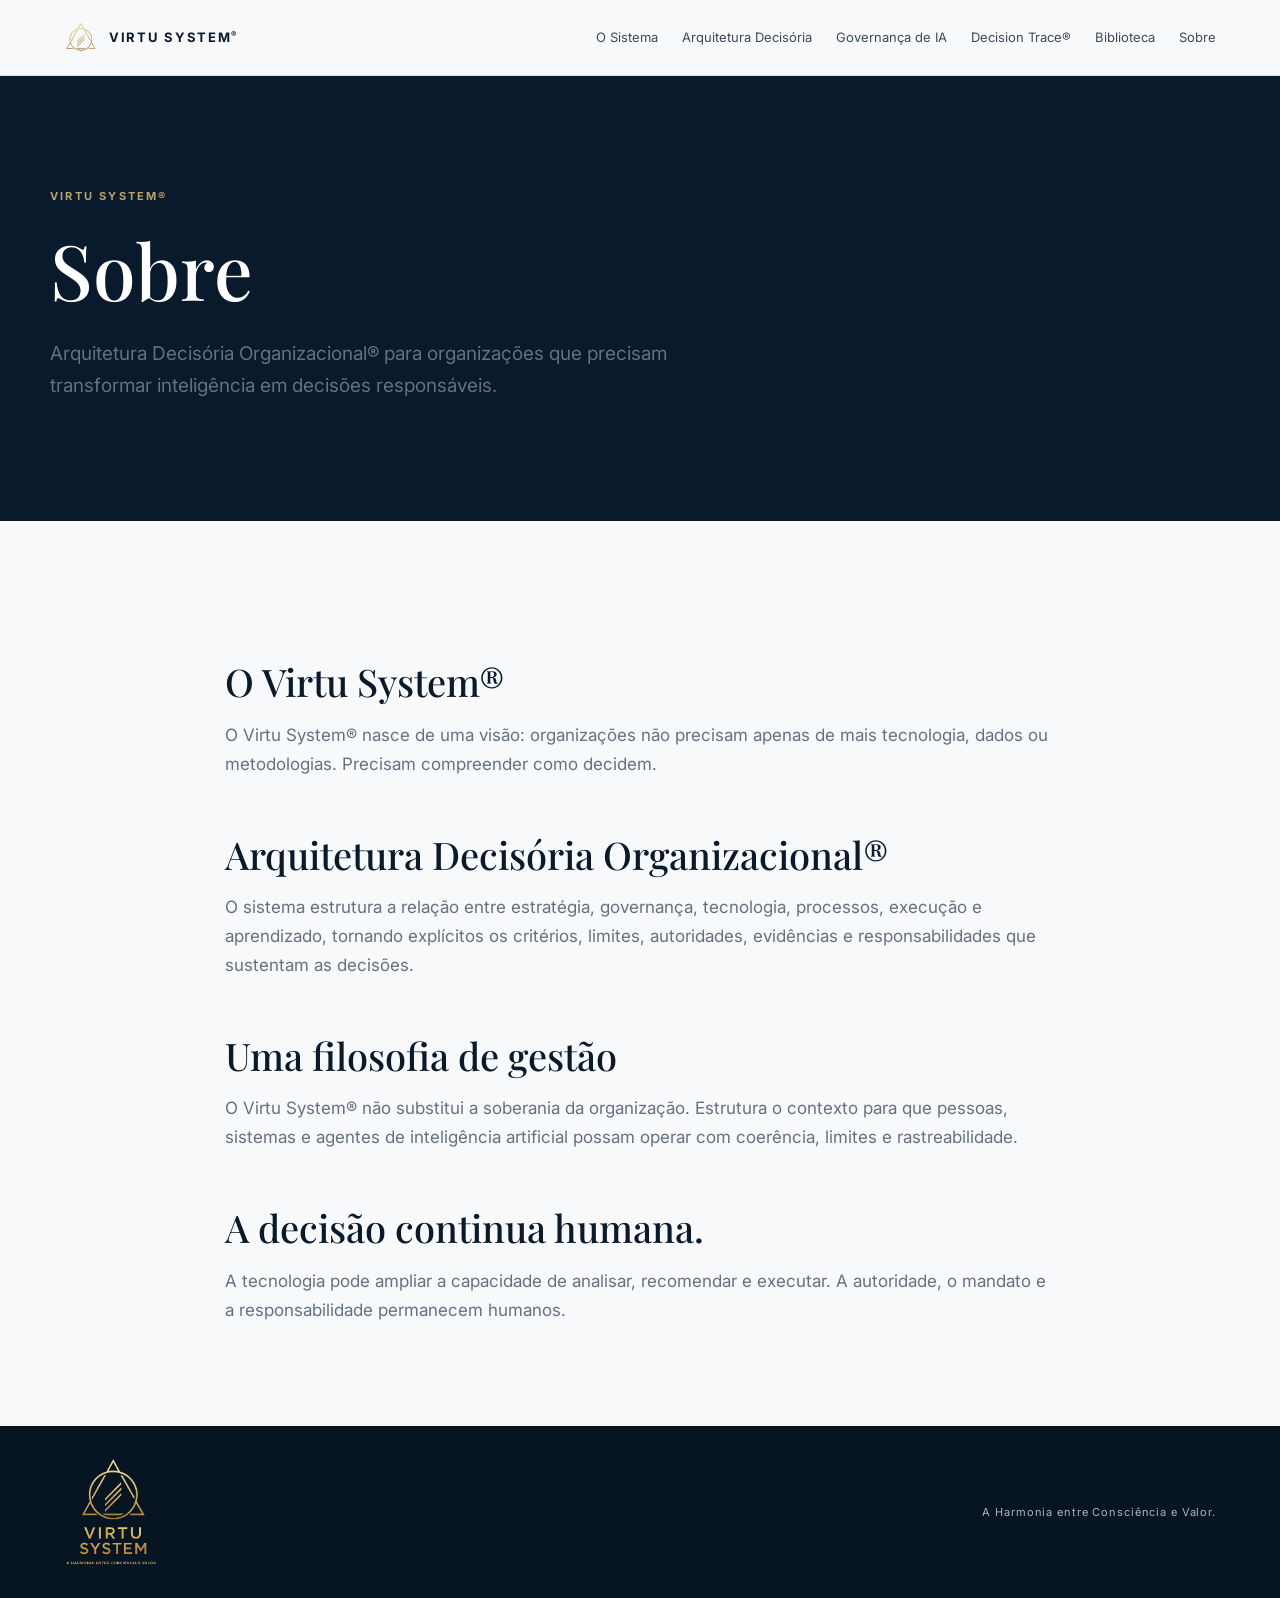
<file: pages/sobre.html>
<!doctype html><html lang="pt-BR"><head><meta charset="utf-8"><meta name="viewport" content="width=device-width,initial-scale=1"><title>Sobre | Virtu System®</title><link rel="stylesheet" href="../css/style.css"></head><body><header class="site-header"><a class="brand" href="../index.html" aria-label="Virtu System®"><img class="brand-mark" src="../assets/logo/virtu-system-emblem.png" alt=""><span>VIRTU SYSTEM<sup>®</sup></span></a><button class="menu-toggle" aria-label="Abrir menu" aria-expanded="false">☰</button><nav class="nav"><a href="../index.html#sistema">O Sistema</a><a href="arquitetura-decisoria.html">Arquitetura Decisória</a><a href="governanca-de-ia.html">Governança de IA</a><a href="decision-trace.html">Decision Trace®</a><a href="biblioteca.html">Biblioteca</a><a href="sobre.html">Sobre</a></nav></header><section class="page-hero"><p class="eyebrow">VIRTU SYSTEM®</p><h1>Sobre</h1><p class="lead">Arquitetura Decisória Organizacional® para organizações que precisam transformar inteligência em decisões responsáveis.</p></section><main class="page-body"><h2>O Virtu System®</h2><p>O Virtu System® nasce de uma visão: organizações não precisam apenas de mais tecnologia, dados ou metodologias. Precisam compreender como decidem.</p><h2>Arquitetura Decisória Organizacional®</h2><p>O sistema estrutura a relação entre estratégia, governança, tecnologia, processos, execução e aprendizado, tornando explícitos os critérios, limites, autoridades, evidências e responsabilidades que sustentam as decisões.</p><h2>Uma filosofia de gestão</h2><p>O Virtu System® não substitui a soberania da organização. Estrutura o contexto para que pessoas, sistemas e agentes de inteligência artificial possam operar com coerência, limites e rastreabilidade.</p><h2>A decisão continua humana.</h2><p>A tecnologia pode ampliar a capacidade de analisar, recomendar e executar. A autoridade, o mandato e a responsabilidade permanecem humanos.</p></main><footer class="footer"><img class="footer-logo" src="../assets/logo/virtu-system-logo.png" alt="Virtu System®"><div>A Harmonia entre Consciência e Valor.</div></footer><script src="../js/main.js"></script></body></html>
</file>
<file: css/style.css>
@import url('https://fonts.googleapis.com/css2?family=Inter:wght@400;500;600;700&family=Playfair+Display:wght@500;600&display=swap');
:root{--navy:#081a2b;--navy2:#0d2235;--gold:#b9a36a;--white:#f8f9fb;--ink:#172332;--muted:#647181;--line:#dce2e8;--max:1180px}
*{box-sizing:border-box}html{scroll-behavior:smooth}body{margin:0;background:var(--white);color:var(--ink);font-family:Inter,Arial,sans-serif;line-height:1.7}a{text-decoration:none;color:inherit}
.site-header{height:76px;display:flex;align-items:center;justify-content:space-between;padding:0 5vw;border-bottom:1px solid var(--line);background:#f8f9fbf2;position:sticky;top:0;z-index:20;backdrop-filter:blur(10px)}
.brand{display:flex;align-items:center;gap:11px;color:var(--navy);font-size:13px;font-weight:700;letter-spacing:.13em}.brand-mark{width:34px;height:34px;object-fit:contain;display:block}.brand sup,.footer sup{font-size:8px;vertical-align:super}
.nav{display:flex;gap:24px;font-size:13px;color:#3c4b5a}.nav a{transition:.2s}.nav a:hover{color:var(--gold)}.menu-toggle{display:none;border:0;background:none;font-size:24px;color:var(--navy)}
.hero{min-height:690px;max-width:var(--max);margin:auto;padding:100px 35px 90px;display:grid;grid-template-columns:1.15fr .85fr;align-items:center;gap:55px}.eyebrow,.section-label{font-size:11px;letter-spacing:.2em;font-weight:700;color:var(--gold)}
h1,h2{font-family:"Playfair Display",Georgia,serif;font-weight:500;line-height:1.12;color:var(--navy)}h1{font-size:clamp(46px,6vw,78px);margin:20px 0 26px}h1 span{color:#53687a}h2{font-size:clamp(34px,4vw,54px);margin:18px 0}
.lead{font-size:19px;max-width:650px;color:var(--muted)}.actions{display:flex;gap:14px;flex-wrap:wrap;margin-top:35px}.button{display:inline-block;padding:13px 22px;border:1px solid var(--navy);font-size:12px;font-weight:700;transition:.2s}.primary{background:var(--navy);color:#fff}.primary:hover{background:#122d45}.secondary:hover{border-color:var(--gold);color:var(--gold)}
.hero-visual{height:390px;position:relative;display:grid;place-items:center}.orbit{position:absolute;border:1px solid #b9a36a88;border-radius:50%}.orbit-large{width:330px;height:330px}.orbit-small{width:220px;height:220px;border-color:#081a2b55}.decision-core{width:155px;height:155px;border-radius:50%;display:flex;flex-direction:column;align-items:center;justify-content:center;text-align:center;background:var(--navy);color:#fff;box-shadow:0 0 0 14px #b9a36a18}.decision-core span{font-size:12px;letter-spacing:.18em;font-weight:700}.decision-core small{display:block;max-width:105px;margin-top:10px;color:#c8d0d8;font-size:7px;line-height:1.4;letter-spacing:.1em}
.statement{background:var(--navy);color:#fff;padding:75px max(35px,calc((100% - var(--max))/2));font:30px/1.35 "Playfair Display",Georgia,serif}
.section{max-width:var(--max);margin:auto;padding:110px 35px}.grid{display:grid;grid-template-columns:1fr 1fr;gap:90px;margin-top:35px}.grid p,.dark p,.library p{color:var(--muted);font-size:17px}.emphasis{font-weight:600;color:var(--navy)!important}
.architecture-map{display:grid;grid-template-columns:1fr 1fr;gap:1px;background:var(--line);border:1px solid var(--line);align-self:center}.architecture-map div{background:var(--white);padding:18px 20px;font-size:10px;font-weight:700;letter-spacing:.13em;color:var(--navy)}
.dark{background:var(--navy2);color:#fff;padding:110px max(35px,calc((100% - var(--max))/2))}.dark-inner{max-width:var(--max);margin:auto}.dark h2{color:#fff}.dark p{max-width:780px;color:#b9c4cf}.governance-grid{display:flex;flex-wrap:wrap;gap:10px;margin:32px 0 4px}.governance-grid span{border:1px solid #ffffff2e;padding:9px 13px;color:#dbe2e8;font-size:11px;letter-spacing:.06em}.text-link{display:inline-block;margin-top:25px;color:var(--gold);font-size:13px;font-weight:700}
.library{text-align:center;padding:110px 35px;border-top:1px solid var(--line);border-bottom:1px solid var(--line)}.library p{max-width:650px;margin:0 auto 30px}.contact{max-width:var(--max);margin:auto;padding:100px 35px;display:flex;justify-content:space-between;align-items:center;gap:35px}.footer{background:#061521;color:#aab6c0;padding:30px 5vw;display:flex;justify-content:space-between;align-items:center;gap:20px;font-size:11px;letter-spacing:.08em}.footer-logo{width:96px;height:112px;object-fit:contain;display:block}
.page-hero{background:var(--navy);color:#fff;padding:100px max(35px,calc((100% - var(--max))/2))}.page-hero h1{color:#fff}.page-body{max-width:900px;margin:auto;padding:85px 35px}.page-body h2{font-size:38px;margin:55px 0 15px}.page-body p{color:var(--muted);font-size:17px}
@media(max-width:820px){.nav{display:none;position:absolute;top:76px;left:0;right:0;background:var(--white);padding:20px 5vw;flex-direction:column;border-bottom:1px solid var(--line)}.nav.open{display:flex}.menu-toggle{display:block}.hero,.grid{grid-template-columns:1fr}.hero{padding-top:70px}.hero-visual{height:300px}.orbit-large{width:270px;height:270px}.orbit-small{width:185px;height:185px}.decision-core{width:130px;height:130px}.contact{flex-direction:column;align-items:flex-start}.footer{flex-direction:column;gap:8px}.statement{font-size:25px}}
/* =========================================================
   VIRTU DECISION TRACE®
   Camada visual específica
   ========================================================= */

.overlay-section{
  background:#f1f4f7;
}

.overlay-section .architecture-map{
  margin-top:30px;
}

.decision-core{
  position:relative;
  z-index:2;
}

.hero-visual::before{
  content:"";
  position:absolute;
  width:1px;
  height:330px;
  background:#b9a36a55;
}

.hero-visual::after{
  content:"";
  position:absolute;
  width:330px;
  height:1px;
  background:#b9a36a33;
}

.governance-section{
  position:relative;
  overflow:hidden;
}

.governance-section::after{
  content:"";
  position:absolute;
  width:420px;
  height:420px;
  border:1px solid #b9a36a22;
  border-radius:50%;
  right:-180px;
  top:-180px;
}

.governance-section .dark-inner{
  position:relative;
  z-index:2;
}

.contact{
  border-top:1px solid var(--line);
}

.contact h2{
  margin-bottom:0;
}

@media(max-width:820px){

  .hero-visual::before{
    height:270px;
  }

  .hero-visual::after{
    width:270px;
  }

  .governance-section::after{
    width:280px;
    height:280px;
    right:-150px;
    top:-100px;
  }

}
</file>
